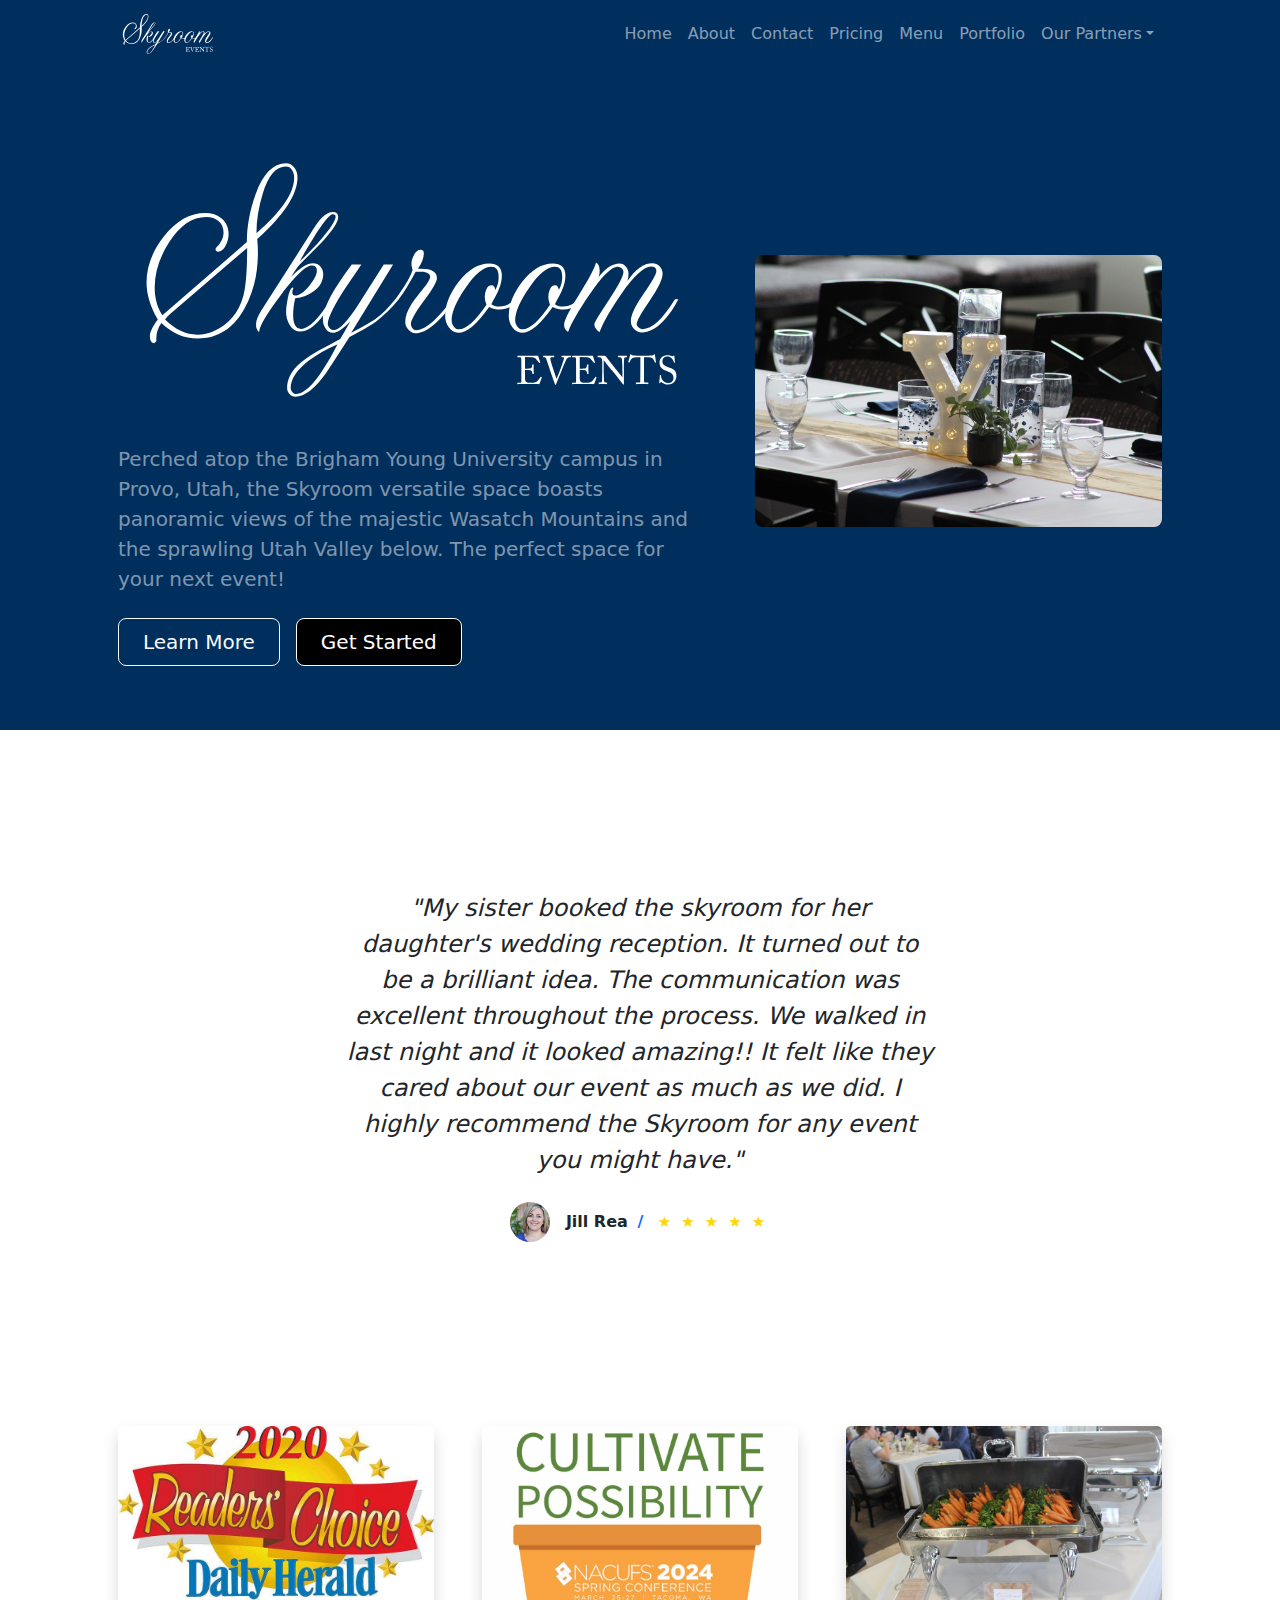
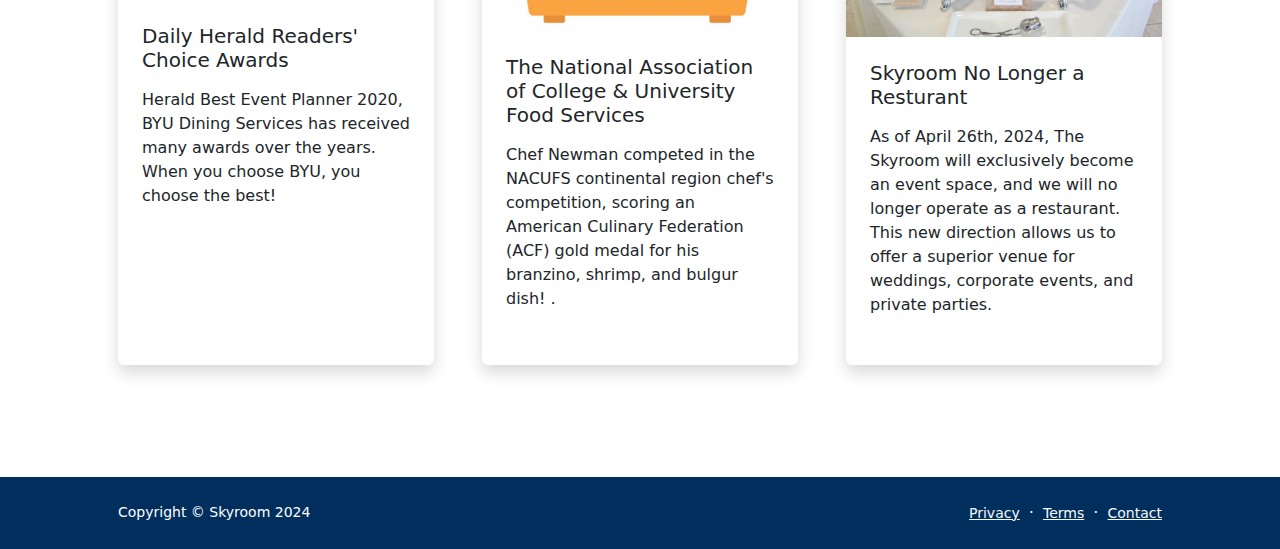
<file: index.html>
<!DOCTYPE html>
<html lang="en">
    <head>
        <meta charset="utf-8" />
        <meta name="viewport" content="width=device-width, initial-scale=1, shrink-to-fit=no" />
        <meta name="description" content="" />
        <meta name="author" content="" />
        <title>Skyroom</title>
        <!-- Favicon-->
        <link rel="icon" type="image/x-icon" href="assets/favicon.ico" />
        <!-- Bootstrap icons-->
        <link href="https://cdn.jsdelivr.net/npm/bootstrap-icons@1.5.0/font/bootstrap-icons.css" rel="stylesheet" />
        <!-- Core theme CSS (includes Bootstrap)-->
        <link href="css/styles.css" rel="stylesheet" />
        <!-- #002E5D BYU COLOR -->
    </head>
    <body class="d-flex flex-column h-100">
        <main class="flex-shrink-0">
            <!-- Navigation-->
            <nav class="navbar navbar-expand-lg navbar-dark bg-dark">
                <div class="container px-5">
                    <a class="navbar-brand" href="index.html">
                        <img src="assets/photos/primary-skyroom-logo-white.svg" alt="Skyroom Events Logo"style="width: 100px; height: auto;">
                        
                    </a>
                    <button class="navbar-toggler" type="button" data-bs-toggle="collapse" data-bs-target="#navbarSupportedContent" aria-controls="navbarSupportedContent" aria-expanded="false" aria-label="Toggle navigation"><span class="navbar-toggler-icon"></span></button>
                    <div class="collapse navbar-collapse" id="navbarSupportedContent">
                        <ul class="navbar-nav ms-auto mb-2 mb-lg-0">
                            <li class="nav-item"><a class="nav-link" href="index.html">Home</a></li>
                            <li class="nav-item"><a class="nav-link" href="about.html">About</a></li>
                            <li class="nav-item"><a class="nav-link" href="contact.html">Contact</a></li>
                            <li class="nav-item"><a class="nav-link" href="pricing.html">Pricing</a></li>
                            <li class="nav-item"><a class="nav-link" href="faq.html">Menu</a></li>
                            <li class="nav-item"><a class="nav-link" href="portfolio-overview.html">Portfolio</a></li>
                            <li class="nav-item dropdown">
                                <a class="nav-link dropdown-toggle" id="navbarDropdownBlog" href="#" role="button" data-bs-toggle="dropdown" aria-expanded="false">Our Partners</a>
                                <ul class="dropdown-menu dropdown-menu-end" aria-labelledby="navbarDropdownBlog">
                                    <li><a class="dropdown-item" href="https://dining.byu.edu/catering-home">BYU Catering</a></li>
                                    <li><a class="dropdown-item" href="https://dining.byu.edu/campus-floral">Campus Floral</a></li>
                                    <li><a class="dropdown-item" href="https://dining.byu.edu/">Dining Services</a></li>
                                </ul>
                            </li>
                        </ul>
                    </div>
                </div>
            </nav>
            <!-- Header-->
            <header class="bg-dark py-5">
                <div class="container px-5">
                    <div class="row gx-5 align-items-center justify-content-center">
                        <div class="col-lg-8 col-xl-7 col-xxl-6">
                            <div class="my-5 text-center text-xl-start">
                                <!-- <h1 class="display-5 fw-bolder text-white mb-2">BYU Skyroom Events</h1> -->
                                <img src="assets/photos/primary-skyroom-logo-white.svg" alt="Primary Skyroom Logo">
                                <p class="lead fw-normal text-white-50 mb-4">Perched atop the Brigham Young University campus in Provo, Utah, the Skyroom versatile space boasts panoramic views of the majestic Wasatch Mountains and the sprawling Utah Valley below. The perfect space for your next event!</p>
                                <div class="d-grid gap-3 d-sm-flex justify-content-sm-center justify-content-xl-start">
                                    <a class="btn btn-outline-light btn-lg px-4" href="about.html">Learn More</a>
                                    <a class="btn btn-primary btn-lg px-4 me-sm-3" href="contact.html">Get Started</a>
                                    
                                </div>
                            </div>
                        </div>
                        <div class="col-xl-5 col-xxl-6 d-none d-xl-block text-center"><img class="img-fluid rounded-3 my-5" src="assets/photos/byu_grad23/byu_ytable.JPG" alt="..." /></div>
                    </div>
                </div>
            </header>
            <!-- Features section-->
            <section class="py-5" id="features">
                <div class="container px-5 my-5">
                    <div class="row gx-5">
                        <!-- <div class="col-lg-4 mb-5 mb-lg-0"><h2 class="fw-bolder mb-0">A better way to start building.</h2></div> -->
                        <div class="col-lg-8">
                            <div class="row gx-5 row-cols-1 row-cols-md-2">
                                
                                <!-- <div class="col mb-5 h-100">
                                    <div class="feature bg-primary bg-gradient text-white rounded-3 mb-3"><i class="bi bi-collection"></i></div>
                                    <h2 class="h5">Featured title</h2>
                                    <p class="mb-0">Paragraph of text beneath the heading to explain the heading. Here is just a bit more text.</p>
                                </div>
                                <div class="col mb-5 h-100">
                                    <div class="feature bg-primary bg-gradient text-white rounded-3 mb-3"><i class="bi bi-building"></i></div>
                                    <h2 class="h5">Featured title</h2>
                                    <p class="mb-0">Paragraph of text beneath the heading to explain the heading. Here is just a bit more text.</p>
                                </div>
                                <div class="col mb-5 mb-md-0 h-100">
                                    <div class="feature bg-primary bg-gradient text-white rounded-3 mb-3"><i class="bi bi-toggles2"></i></div>
                                    <h2 class="h5">Featured title</h2>
                                    <p class="mb-0">Paragraph of text beneath the heading to explain the heading. Here is just a bit more text.</p>
                                </div>
                                <div class="col h-100">
                                    <div class="feature bg-primary bg-gradient text-white rounded-3 mb-3"><i class="bi bi-toggles2"></i></div>
                                    <h2 class="h5">Featured title</h2>
                                    <p class="mb-0">Paragraph of text beneath the heading to explain the heading. Here is just a bit more text.</p>
                                </div> -->
                            </div>
                        </div>
                    </div>
                </div>
            </section>
            <!-- Testimonial section-->
            <div class="py-5" id="features">
                <div class="container px-5 my-5">
                    <div class="row gx-5 justify-content-center">
                        <div class="col-lg-10 col-xl-7">
                            <div class="text-center">
                                <div class="fs-4 mb-4 fst-italic">"My sister booked the skyroom for her daughter's wedding reception. It turned out to be a brilliant idea. The communication was excellent throughout the process. We walked in last night and it looked amazing!! It felt like they cared about our event as much as we did. I highly recommend the Skyroom for any event you might have."</div>
                                <div class="d-flex align-items-center justify-content-center">
                                    <img class="rounded-circle me-3" src="assets/photos/people/women.jpeg" alt="..." width="40px" height="40px" />
                                    <div class="fw-bold">
                                        Jill Rea
                                        <span class="fw-bold text-primary mx-1">/</span>
                                        <div class="stars">
                                            <div class="star">&#9733;</div>
                                            <div class="star">&#9733;</div>
                                            <div class="star">&#9733;</div>
                                            <div class="star">&#9733;</div>
                                            <div class="star">&#9733;</div>
                                        </div>
                                    </div>
                                </div>
                            </div>
                        </div>
                    </div>
                </div>
            </div>
            <!-- Blog preview section-->
            <section class="py-5">
                <div class="container px-5 my-5">
                    <div class="row gx-5 justify-content-center">
                        <div class="col-lg-8 col-xl-6">
                            <div class="text-center">
                                <br><br><br>
                                <!-- <h2 class="fw-bolder">Announcements and Awards</h2>
                                <p class="lead fw-normal text-muted mb-5">Lorem ipsum, dolor sit amet consectetur adipisicing elit. Eaque fugit ratione dicta mollitia. Officiis ad.</p> -->
                            </div>
                        </div>
                    </div>
                    <div class="row gx-5">
                        <div class="col-lg-4 mb-5">
                            <div class="card h-100 shadow border-0">
                                <img class="card-img-top" src="assets/photos/people/new2020.jpeg" alt="..." />
                                <div class="card-body p-4">
                                    <div class="badge bg-primary bg-gradient rounded-pill mb-2"></div>
                                    <a class="text-decoration-none link-dark stretched-link" href="#!"><h5 class="card-title mb-3">Daily Herald Readers' Choice Awards</h5></a>
                                    <p class="card-text mb-0"> Herald Best Event Planner 2020, BYU Dining Services has received many awards over the years. When you choose BYU, you choose the best!


                                    </p>
                                </div>
                                <div class="card-footer p-4 pt-0 bg-transparent border-top-0">
                                    <div class="d-flex align-items-end justify-content-between">
                                        <div class="d-flex align-items-center">
                                            <!-- <img class="rounded-circle me-3" src="https://dummyimage.com/40x40/ced4da/6c757d" alt="..." />
                                             <div class="small">
                                                <div class="fw-bold">Kelly Rowan</div>
                                                <div class="text-muted">March 12, 2023 &middot; 6 min read</div>
                                            </div> --> 
                                        </div>
                                    </div>
                                </div>
                            </div>
                        </div>
                        <div class="col-lg-4 mb-5">
                            <div class="card h-100 shadow border-0">
                                <img class="card-img-top" src="assets/photos/people/nacufs.jpg" alt="..." />
                                <div class="card-body p-4">
                                    <div class="badge bg-primary bg-gradient rounded-pill mb-2"></div>
                                    <a class="text-decoration-none link-dark stretched-link" href="#!"><h5 class="card-title mb-3">The National Association of College & University Food Services</h5></a>
                                    <p class="card-text mb-0">Chef Newman competed in the NACUFS continental region chef's competition, scoring an American Culinary Federation (ACF) gold medal for his branzino, shrimp, and bulgur dish! .</p>
                                </div>
                                <div class="card-footer p-4 pt-0 bg-transparent border-top-0">
                                    <div class="d-flex align-items-end justify-content-between">
                                        <div class="d-flex align-items-center">
                                            <!-- <img class="rounded-circle me-3" src="https://dummyimage.com/40x40/ced4da/6c757d" alt="..." />
                                            <div class="small">
                                                <div class="fw-bold">Josiah Barclay</div>
                                                <div class="text-muted">March 23, 2023 &middot; 4 min read</div>
                                            </div> -->
                                        </div>
                                    </div>
                                </div>
                            </div>
                        </div>
                        <div class="col-lg-4 mb-5">
                            <div class="card h-100 shadow border-0">
                                <img class="card-img-top" src="assets/photos/wedding/Broccolicarrots.jpg" alt="..." />
                                <div class="card-body p-4">
                                    <div class="badge bg-primary bg-gradient rounded-pill mb-2"></div>
                                    <a class="text-decoration-none link-dark stretched-link" href="#!"><h5 class="card-title mb-3">Skyroom No Longer a Resturant</h5></a>
                                    <p class="card-text mb-0">As of April 26th, 2024, The Skyroom will exclusively become an event space, and we will no longer operate as a restaurant. This new direction allows us to offer a superior venue for weddings, corporate events, and private parties.</p>
                                </div>
                                <div class="card-footer p-4 pt-0 bg-transparent border-top-0">
                                    <div class="d-flex align-items-end justify-content-between">
                                        <div class="d-flex align-items-center">
                                            <!-- <img class="rounded-circle me-3" src="https://dummyimage.com/40x40/ced4da/6c757d" alt="..." />
                                            <div class="small">
                                                <div class="fw-bold">Evelyn Martinez</div>
                                                <div class="text-muted">April 2, 2023 &middot; 10 min read</div>
                                            </div> -->
                                        </div>
                                    </div>
                                </div>
                            </div>
                        </div>
                    </div>
                    <!-- Call to action-->
                    <!-- <aside class="bg-primary bg-gradient rounded-3 p-4 p-sm-5 mt-5">
                        <div class="d-flex align-items-center justify-content-between flex-column flex-xl-row text-center text-xl-start">
                            <div class="mb-4 mb-xl-0">
                                <div class="fs-3 fw-bold text-white">New products, delivered to you.</div>
                                <div class="text-white-50">Sign up for our newsletter for the latest updates.</div>
                            </div>
                            <div class="ms-xl-4">
                                <div class="input-group mb-2">
                                    <input class="form-control" type="text" placeholder="Email address..." aria-label="Email address..." aria-describedby="button-newsletter" />
                                    <button class="btn btn-outline-light" id="button-newsletter" type="button">Sign up</button>
                                </div>
                                <div class="small text-white-50">We care about privacy, and will never share your data.</div>
                            </div>
                        </div>
                    </aside> -->
                </div>
            </section>
        </main>
        <!-- Footer-->
        <footer class="bg-dark py-4 mt-auto">
            <div class="container px-5">
                <div class="row align-items-center justify-content-between flex-column flex-sm-row">
                    <div class="col-auto"><div class="small m-0 text-white">Copyright &copy; Skyroom 2024</div></div>
                    <div class="col-auto">
                        <a class="link-light small" href="https://privacy.byu.edu/privacy-notice">Privacy</a>
                        <span class="text-white mx-1">&middot;</span>
                        <a class="link-light small" href="https://infosec.byu.edu/cookie-prefs">Terms</a>
                        <span class="text-white mx-1">&middot;</span>
                        <a class="link-light small" href="contact.html">Contact</a>
                    </div>
                </div>
            </div>
        </footer>
        <!-- Bootstrap core JS-->
        <script src="https://cdn.jsdelivr.net/npm/bootstrap@5.2.3/dist/js/bootstrap.bundle.min.js"></script>
        <!-- Core theme JS-->
        <script src="js/scripts.js"></script>
    </body>
</html>
</file>
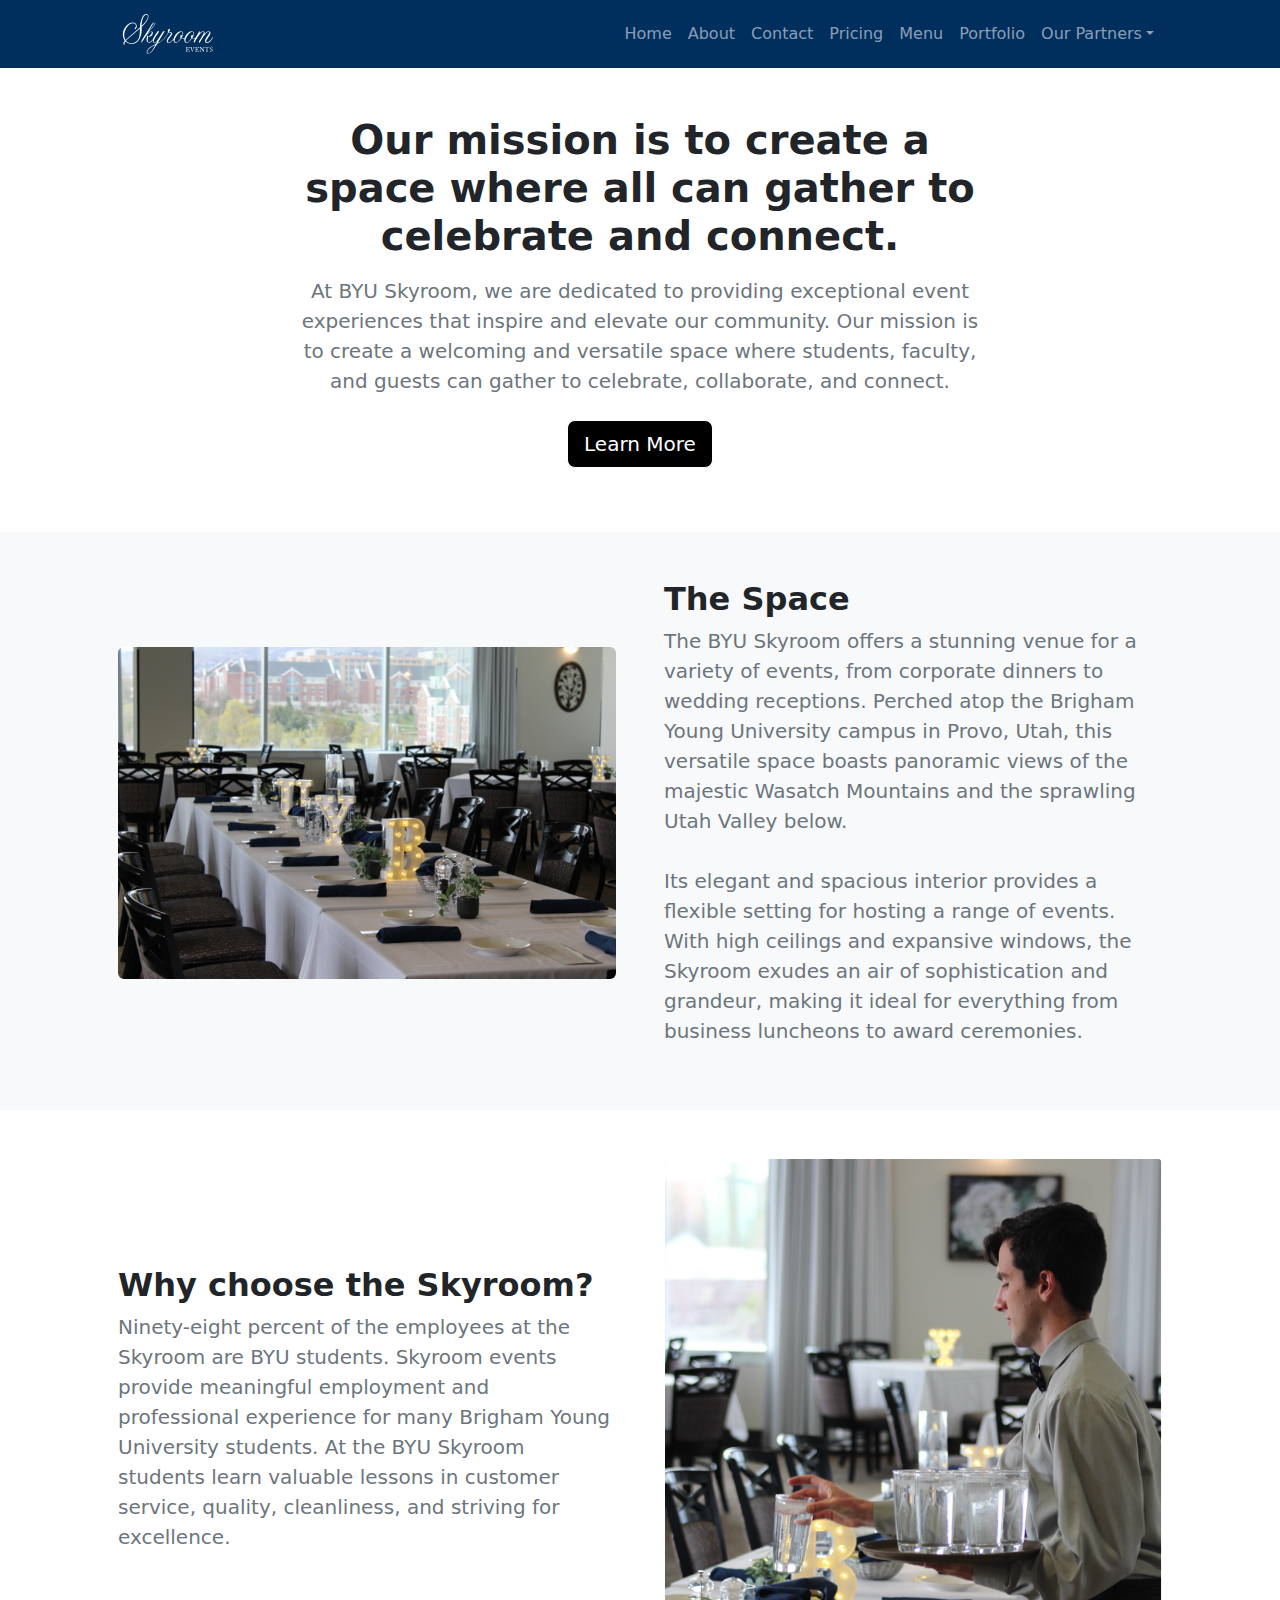
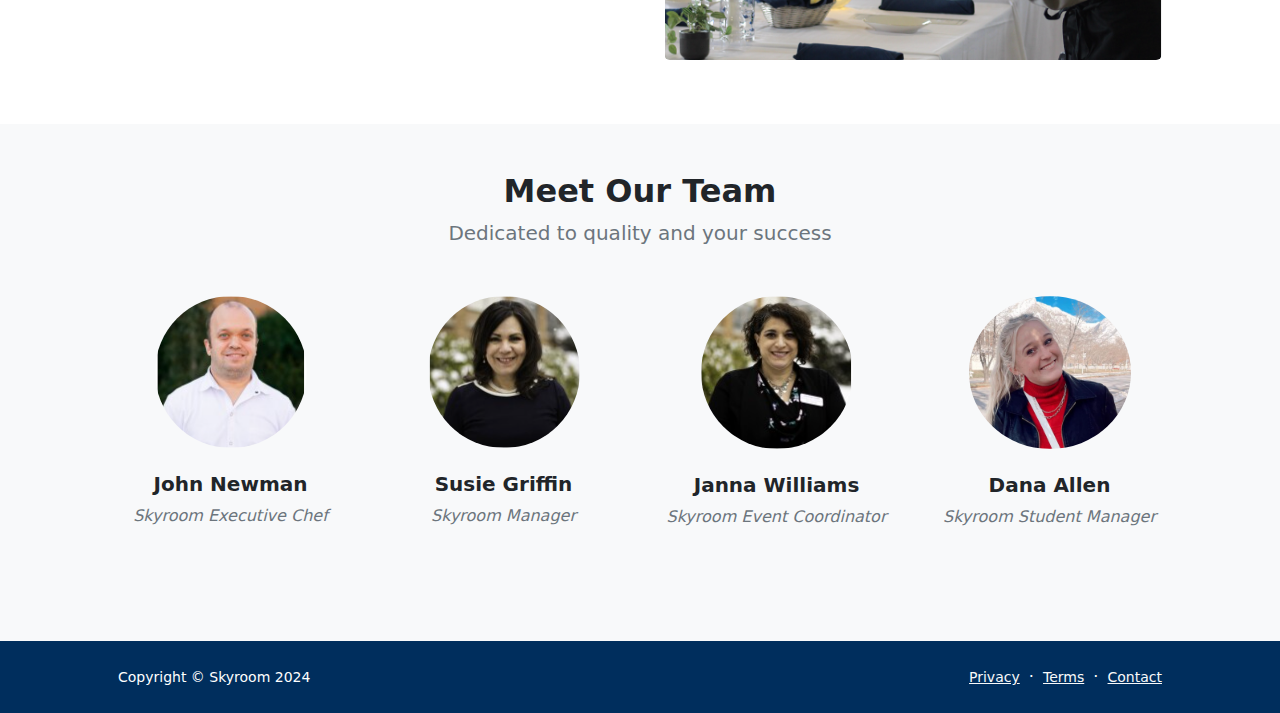
<file: about.html>
<!DOCTYPE html>
<html lang="en">
    <head>
        <meta charset="utf-8" />
        <meta name="viewport" content="width=device-width, initial-scale=1, shrink-to-fit=no" />
        <meta name="description" content="" />
        <meta name="author" content="" />
        <title>Skyroom About</title>
        <!-- Favicon-->
        <link rel="icon" type="image/x-icon" href="assets/favicon.ico" />
        <!-- Bootstrap icons-->
        <link href="https://cdn.jsdelivr.net/npm/bootstrap-icons@1.5.0/font/bootstrap-icons.css" rel="stylesheet" />
        <!-- Core theme CSS (includes Bootstrap)-->
        <link href="css/styles.css" rel="stylesheet" />
    </head>
    <body class="d-flex flex-column">
        <main class="flex-shrink-0">
            <!-- Navigation-->
            <nav class="navbar navbar-expand-lg navbar-dark bg-dark">
                <div class="container px-5">
                    <a class="navbar-brand" href="index.html">
                        <img src="assets/photos/primary-skyroom-logo-white.svg" alt="Skyroom Events Logo"style="width: 100px; height: auto;">
                        
                    </a>
                    <button class="navbar-toggler" type="button" data-bs-toggle="collapse" data-bs-target="#navbarSupportedContent" aria-controls="navbarSupportedContent" aria-expanded="false" aria-label="Toggle navigation"><span class="navbar-toggler-icon"></span></button>
                    <div class="collapse navbar-collapse" id="navbarSupportedContent">
                        <ul class="navbar-nav ms-auto mb-2 mb-lg-0">
                            <li class="nav-item"><a class="nav-link" href="index.html">Home</a></li>
                            <li class="nav-item"><a class="nav-link" href="about.html">About</a></li>
                            <li class="nav-item"><a class="nav-link" href="contact.html">Contact</a></li>
                            <li class="nav-item"><a class="nav-link" href="pricing.html">Pricing</a></li>
                            <li class="nav-item"><a class="nav-link" href="faq.html">Menu</a></li>
                            <li class="nav-item"><a class="nav-link" href="portfolio-overview.html">Portfolio</a></li>
                            <li class="nav-item dropdown">
                                <a class="nav-link dropdown-toggle" id="navbarDropdownBlog" href="#" role="button" data-bs-toggle="dropdown" aria-expanded="false">Our Partners</a>
                                <ul class="dropdown-menu dropdown-menu-end" aria-labelledby="navbarDropdownBlog">
                                    <li><a class="dropdown-item" href="https://dining.byu.edu/catering-home">BYU Catering</a></li>
                                    <li><a class="dropdown-item" href="https://dining.byu.edu/campus-floral">Campus Floral</a></li>
                                    <li><a class="dropdown-item" href="https://dining.byu.edu/">Dining Services</a></li>
                                </ul>
                            </li>
                        </ul>
                    </div>
                </div>
            </nav>
            <!-- Header-->
            <header class="py-5">
                <div class="container px-5">
                    <div class="row justify-content-center">
                        <div class="col-lg-8 col-xxl-6">
                            <div class="text-center my-5">
                                <h1 class="fw-bolder mb-3">Our mission is to create a space where all can gather to celebrate and connect.</h1>
                                <p class="lead fw-normal text-muted mb-4">At BYU Skyroom, we are dedicated to providing exceptional event experiences that inspire and elevate our community. Our mission is to create a welcoming and versatile space where students, faculty, and guests can gather to celebrate, collaborate, and connect. </p>
                                <a class="btn btn-primary btn-lg" href="#scroll-target">Learn More</a>
                            </div>
                        </div>
                    </div>
                </div>
            </header>
            <!-- About section one-->
            <section class="py-5 bg-light" id="scroll-target">
                <div class="container px-5 my-5">
                    <div class="row gx-5 align-items-center">
                        <div class="col-lg-6"><img class="img-fluid rounded mb-5 mb-lg-0" src="assets/photos/byu_grad23/byu_table.JPG" alt="..." /></div>
                        <div class="col-lg-6">
                            <h2 class="fw-bolder">The Space</h2>
                            <p class="lead fw-normal text-muted mb-0">The BYU Skyroom offers a stunning venue for a variety of events, from corporate dinners to wedding receptions. Perched atop the Brigham Young University campus in Provo, Utah, this versatile space boasts panoramic views of the majestic Wasatch Mountains and the sprawling Utah Valley below.
<br><br> Its elegant and spacious interior provides a flexible setting for hosting a range of events. With high ceilings and expansive windows, the Skyroom exudes an air of sophistication and grandeur, making it ideal for everything from business luncheons to award ceremonies. </p>
                        </div>
                    </div>
                </div>
            </section>
            <!-- About section two-->
            <section class="py-5">
                <div class="container px-5 my-5">
                    <div class="row gx-5 align-items-center">
                        <div class="col-lg-6 order-first order-lg-last"><img class="img-fluid rounded mb-5 mb-lg-0" src="assets/photos/byu_grad23/Picture1.png" alt="..." /></div>
                        <div class="col-lg-6">
                            <h2 class="fw-bolder">Why choose the Skyroom?</h2>
                            <p class="lead fw-normal text-muted mb-0">Ninety-eight percent of the employees at the Skyroom are BYU students. Skyroom events provide meaningful employment and professional experience for many Brigham Young University students. At the BYU Skyroom students learn valuable lessons in customer service, quality, cleanliness, and striving for excellence.</p>
                        </div>
                    </div>
                </div>
            </section>
            <!-- Team members section-->
            <section class="py-5 bg-light">
                <div class="container px-5 my-5">
                    <div class="text-center">
                        <h2 class="fw-bolder">Meet Our Team</h2>
                        <p class="lead fw-normal text-muted mb-5">Dedicated to quality and your success</p>
                    </div>
                    <div class="row gx-5 row-cols-1 row-cols-sm-2 row-cols-xl-4 justify-content-center">
                        <div class="col mb-5 mb-5 mb-xl-0">
                            <div class="text-center">
                                <img class="img-fluid rounded-circle mb-4 px-4" src="assets/photos/people/chef.png" alt="..." width="200px" height="200px"/>
                                <h5 class="fw-bolder">John Newman</h5>
                                <div class="fst-italic text-muted">Skyroom Executive Chef</div>
                            </div>
                        </div>
                        <div class="col mb-5 mb-5 mb-xl-0">
                            <div class="text-center">
                                <img class="img-fluid rounded-circle mb-4 px-4" src="assets/photos/people/susie.png" alt="..." width="200px" height="200px"/>
                                <h5 class="fw-bolder">Susie Griffin</h5>
                                <div class="fst-italic text-muted">Skyroom Manager</div>
                            </div>
                        </div>
                        <div class="col mb-5 mb-5 mb-sm-0">
                            <div class="text-center">
                                <img class="img-fluid rounded-circle mb-4 px-4" src="assets/photos/people/janna.png" alt="..." width="200px" height="200px" />
                                <h5 class="fw-bolder">Janna Williams</h5>
                                <div class="fst-italic text-muted">Skyroom Event Coordinator</div>
                            </div>
                        </div>
                        <div class="col mb-5">
                            <div class="text-center">
                                <img class="img-fluid rounded-circle mb-4 px-4" src="assets/photos/people/danna.png" alt="..." width="210px" height="210px" />
                                <h5 class="fw-bolder">Dana Allen</h5>
                                <div class="fst-italic text-muted">Skyroom Student Manager</div>
                            </div>
                        </div>
                    </div>
                </div>
            </section>
        </main>
        <!-- Footer-->
        <footer class="bg-dark py-4 mt-auto">
            <div class="container px-5">
                <div class="row align-items-center justify-content-between flex-column flex-sm-row">
                    <div class="col-auto"><div class="small m-0 text-white">Copyright &copy; Skyroom 2024</div></div>
                    <div class="col-auto">
                        <a class="link-light small" href="https://privacy.byu.edu/privacy-notice">Privacy</a>
                        <span class="text-white mx-1">&middot;</span>
                        <a class="link-light small" href="https://infosec.byu.edu/cookie-prefs">Terms</a>
                        <span class="text-white mx-1">&middot;</span>
                        <a class="link-light small" href="contact.html">Contact</a>
                    </div>
                </div>
            </div>
        </footer>
        <!-- JS-->
        <script src="https://cdn.jsdelivr.net/npm/bootstrap@5.2.3/dist/js/bootstrap.bundle.min.js"></script>
        <!-- Core theme JS-->
        <script src="js/scripts.js"></script>
    </body>
</html>
</file>
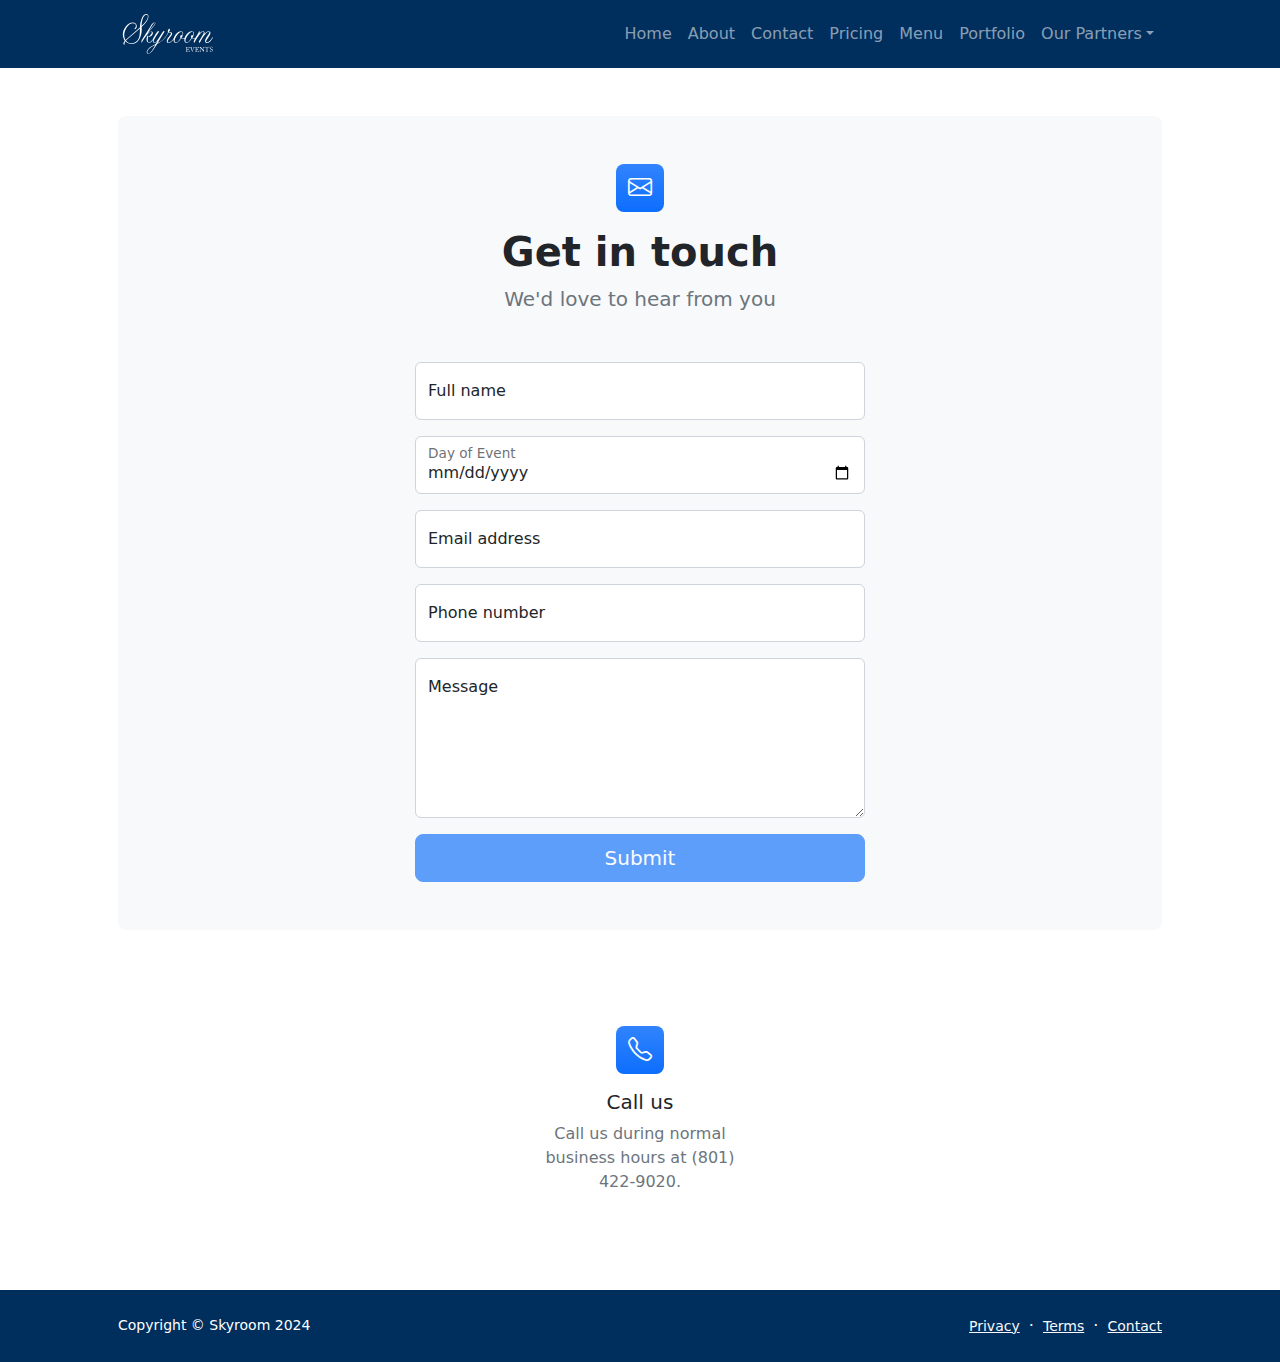
<file: contact.html>
<!DOCTYPE html>
<html lang="en">
    <head>
        <meta charset="utf-8" />
        <meta name="viewport" content="width=device-width, initial-scale=1, shrink-to-fit=no" />
        <meta name="description" content />
        <meta name="author" content />
        <title>Skyroom Contact</title>
        <!-- Favicon-->
        <link rel="icon" type="image/x-icon" href="assets/favicon.ico" />
        <!-- Bootstrap icons-->
        <link href="https://cdn.jsdelivr.net/npm/bootstrap-icons@1.5.0/font/bootstrap-icons.css" rel="stylesheet" />
        <!-- Core theme CSS (includes Bootstrap)-->
        <link href="css/styles.css" rel="stylesheet" />
    </head>
    <body class="d-flex flex-column">
        <main class="flex-shrink-0">
            <!-- Navigation-->
            <nav class="navbar navbar-expand-lg navbar-dark bg-dark">
                <div class="container px-5">
                    <a class="navbar-brand" href="index.html">
                        <img src="assets/photos/primary-skyroom-logo-white.svg" alt="Skyroom Events Logo"style="width: 100px; height: auto;">
                        
                    </a>
                    <button class="navbar-toggler" type="button" data-bs-toggle="collapse" data-bs-target="#navbarSupportedContent" aria-controls="navbarSupportedContent" aria-expanded="false" aria-label="Toggle navigation"><span class="navbar-toggler-icon"></span></button>
                    <div class="collapse navbar-collapse" id="navbarSupportedContent">
                        <ul class="navbar-nav ms-auto mb-2 mb-lg-0">
                            <li class="nav-item"><a class="nav-link" href="index.html">Home</a></li>
                            <li class="nav-item"><a class="nav-link" href="about.html">About</a></li>
                            <li class="nav-item"><a class="nav-link" href="contact.html">Contact</a></li>
                            <li class="nav-item"><a class="nav-link" href="pricing.html">Pricing</a></li>
                            <li class="nav-item"><a class="nav-link" href="faq.html">Menu</a></li>
                            <li class="nav-item"><a class="nav-link" href="portfolio-overview.html">Portfolio</a></li>
                            <li class="nav-item dropdown">
                                <a class="nav-link dropdown-toggle" id="navbarDropdownBlog" href="#" role="button" data-bs-toggle="dropdown" aria-expanded="false">Our Partners</a>
                                <ul class="dropdown-menu dropdown-menu-end" aria-labelledby="navbarDropdownBlog">
                                    <li><a class="dropdown-item" href="https://dining.byu.edu/catering-home">BYU Catering</a></li>
                                    <li><a class="dropdown-item" href="https://dining.byu.edu/campus-floral">Campus Floral</a></li>
                                    <li><a class="dropdown-item" href="https://dining.byu.edu/">Dining Services</a></li>
                                </ul>
                            </li>
                        </ul>
                    </div>
                </div>
            </nav>
            <!-- Page content-->
            <section class="py-5">
                <div class="container px-5">
                    <!-- Contact form-->
                    <div class="bg-light rounded-3 py-5 px-4 px-md-5 mb-5">
                        <div class="text-center mb-5">
                            <div class="feature bg-primary bg-gradient text-white rounded-3 mb-3"><i class="bi bi-envelope"></i></div>
                            <h1 class="fw-bolder">Get in touch</h1>
                            <p class="lead fw-normal text-muted mb-0">We'd love to hear from you</p>
                        </div>
                        <div class="row gx-5 justify-content-center">
                            <div class="col-lg-8 col-xl-6">
                                <!-- * * * * * * * * * * * * * * *-->
                                <!-- * * SB Forms Contact Form * *-->
                                <!-- * * * * * * * * * * * * * * *-->
                                <!-- This form is pre-integrated with SB Forms.-->
                                <!-- To make this form functional, sign up at-->
                                <!-- https://startbootstrap.com/solution/contact-forms-->
                                <!-- to get an API token!-->
                                
                                <form id="contactForm" data-sb-form-api-token="API_TOKEN">
                                    <!-- Name input-->
                                    <div class="form-floating mb-3">
                                        <input class="form-control" id="name" type="text" placeholder="Enter your name..." data-sb-validations="required" />
                                        <label for="name">Full name</label>
                                        <div class="invalid-feedback" data-sb-feedback="name:required">A name is required.</div>
                                    </div>
                                    <!-- Desired day or days of event input-->
                                    <div class="form-floating mb-3">
                                        <input class="form-control" id="event-days" type="date" placeholder="Enter the desired day or days..." data-sb-validations="required" />
                                        <label for="event-days">Day of Event</label>
                                        <div class="invalid-feedback" data-sb-feedback="event-days:required">Please specify the desired day or days of the event.</div>
                                    </div>
                                    <!-- Email address input-->
                                    <div class="form-floating mb-3">
                                        <input class="form-control" id="email" type="email" placeholder="name@example.com" data-sb-validations="required,email" />
                                        <label for="email">Email address</label>
                                        <div class="invalid-feedback" data-sb-feedback="email:required">An email is required.</div>
                                        <div class="invalid-feedback" data-sb-feedback="email:email">Email is not valid.</div>
                                    </div>
                                    <!-- Phone number input-->
                                    <div class="form-floating mb-3">
                                        <input class="form-control" id="phone" type="tel" placeholder="(123) 456-7890" data-sb-validations="required" />
                                        <label for="phone">Phone number</label>
                                        <div class="invalid-feedback" data-sb-feedback="phone:required">A phone number is required.</div>
                                    </div>
                                    <!-- Message input-->
                                    <div class="form-floating mb-3">
                                        <textarea class="form-control" id="message" type="text" placeholder="Enter your message here..." style="height: 10rem" data-sb-validations="required"></textarea>
                                        <label for="message">Message</label>
                                        <div class="invalid-feedback" data-sb-feedback="message:required">A message is required.</div>
                                    </div>
                                    <!-- Submit success message-->
                                    <!---->
                                    <!-- This is what your users will see when the form-->
                                    <!-- has successfully submitted-->
                                    <div class="d-none" id="submitSuccessMessage">
                                        <div class="text-center mb-3">
                                            <div class="fw-bolder">Form submission successful!</div>
                                            To activate this form, sign up at
                                            <br />
                                        </div>
                                    </div>
                                    <!-- Submit error message-->
                                    <!---->
                                    <!-- This is what your users will see when there is-->
                                    <!-- an error submitting the form-->
                                    <div class="d-none" id="submitErrorMessage"><div class="text-center text-danger mb-3">Error sending message!</div></div>
                                    <!-- Submit Button-->
                                    <div class="d-grid"><button class="btn btn-primary btn-lg disabled" id="submitButton" type="submit">Submit</button></div>
                                </form>

                            </div>
                        </div>
                    </div>
                    <!-- Contact cards-->
                    <div class="row gx-5 row-cols-2 row-cols-lg-4 py-5 d-flex justify-content-center">
                        <div class="col text-center">
                            <div class="feature bg-primary bg-gradient text-white rounded-3 mb-3"><i class="bi bi-telephone"></i></div>
                            <div class="h5">Call us</div>
                            <p class="text-muted mb-0">Call us during normal business hours at (801) 422-9020.</p>
                        </div>
                    </div>
                </div>
            </section>
        </main>
        <!-- Footer-->
        <footer class="bg-dark py-4 mt-auto">
            <div class="container px-5">
                <div class="row align-items-center justify-content-between flex-column flex-sm-row">
                    <div class="col-auto"><div class="small m-0 text-white">Copyright &copy; Skyroom 2024</div></div>
                    <div class="col-auto">
                        <a class="link-light small" href="https://privacy.byu.edu/privacy-notice">Privacy</a>
                        <span class="text-white mx-1">&middot;</span>
                        <a class="link-light small" href="https://infosec.byu.edu/cookie-prefs">Terms</a>
                        <span class="text-white mx-1">&middot;</span>
                        <a class="link-light small" href="contact.html">Contact</a>
                    </div>
                </div>
            </div>
        </footer>
        <!-- Bootstrap core JS-->
        <!-- <script src="https://cdn.jsdelivr.net/npm/bootstrap@5.2.3/dist/js/bootstrap.bundle.min.js"></script> -->
        <!-- Core theme JS-->
        <!-- <script src="js/scripts.js"></script> -->
        <!-- * * * * * * * * * * * * * * * * * * * * * * * * * * * * * * * * * * * * * * * *-->
        <!-- * *                               SB Forms JS                               * *-->
        <!-- * * Activate your form at https://startbootstrap.com/solution/contact-forms * *-->
        <!-- * * * * * * * * * * * * * * * * * * * * * * * * * * * * * * * * * * * * * * * *-->
        <!-- <script src="https://cdn.startbootstrap.com/sb-forms-latest.js"></script> -->
    </body>
</html>
</file>
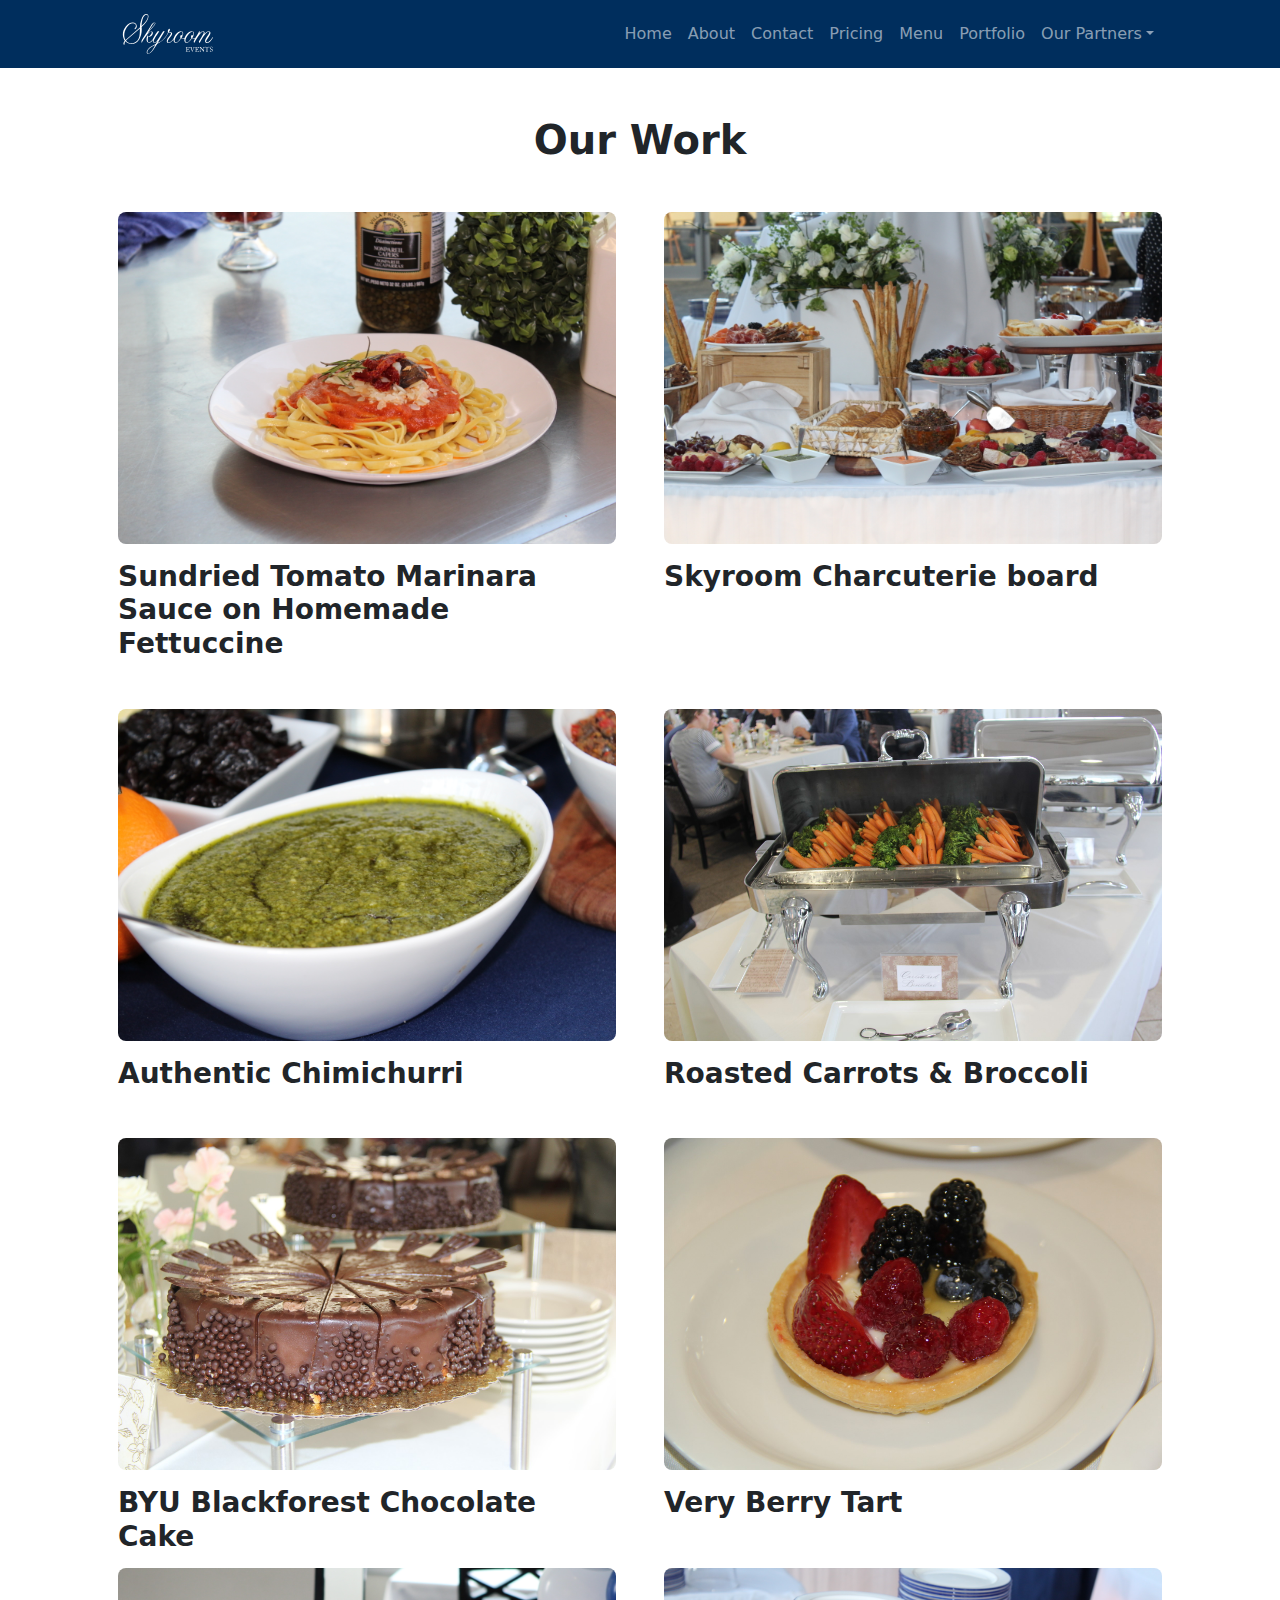
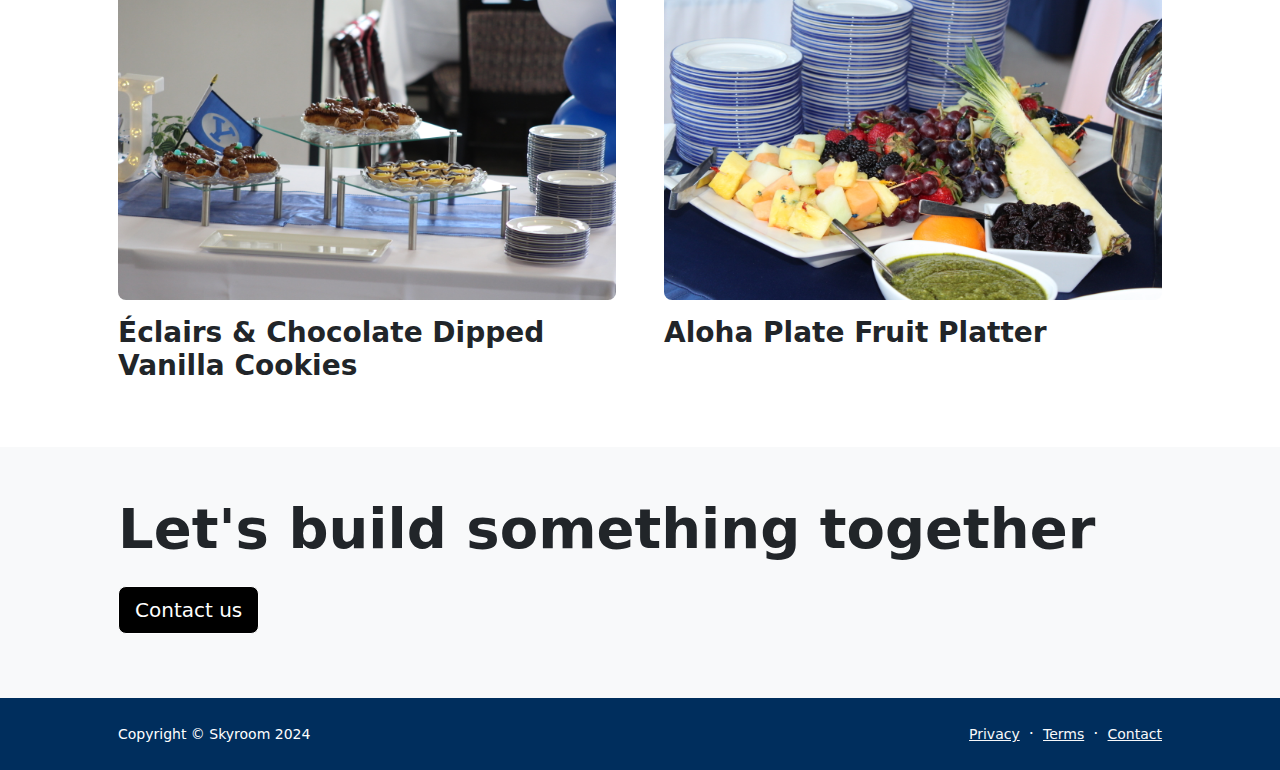
<file: portfolio-overview.html>
<!DOCTYPE html>
<html lang="en">
    <head>
        <meta charset="utf-8" />
        <meta name="viewport" content="width=device-width, initial-scale=1, shrink-to-fit=no" />
        <meta name="description" content="" />
        <meta name="author" content="" />
        <title>Skyroom</title>
        <!-- Favicon-->
        <link rel="icon" type="image/x-icon" href="assets/favicon.ico" />
        <!-- Bootstrap icons-->
        <link href="https://cdn.jsdelivr.net/npm/bootstrap-icons@1.5.0/font/bootstrap-icons.css" rel="stylesheet" />
        <!-- Core theme CSS (includes Bootstrap)-->
        <link href="css/styles.css" rel="stylesheet" />
    </head>
    <body class="d-flex flex-column h-100">
        <main class="flex-shrink-0">
            <!-- Navigation-->
            <nav class="navbar navbar-expand-lg navbar-dark bg-dark">
                <div class="container px-5">
                    <a class="navbar-brand" href="index.html">
                        <img src="assets/photos/primary-skyroom-logo-white.svg" alt="Skyroom Events Logo"style="width: 100px; height: auto;">
                        
                    </a>
                    <button class="navbar-toggler" type="button" data-bs-toggle="collapse" data-bs-target="#navbarSupportedContent" aria-controls="navbarSupportedContent" aria-expanded="false" aria-label="Toggle navigation"><span class="navbar-toggler-icon"></span></button>
                    <div class="collapse navbar-collapse" id="navbarSupportedContent">
                        <ul class="navbar-nav ms-auto mb-2 mb-lg-0">
                            <li class="nav-item"><a class="nav-link" href="index.html">Home</a></li>
                            <li class="nav-item"><a class="nav-link" href="about.html">About</a></li>
                            <li class="nav-item"><a class="nav-link" href="contact.html">Contact</a></li>
                            <li class="nav-item"><a class="nav-link" href="pricing.html">Pricing</a></li>
                            <li class="nav-item"><a class="nav-link" href="faq.html">Menu</a></li>
                            <li class="nav-item"><a class="nav-link" href="portfolio-overview.html">Portfolio</a></li>
                            <li class="nav-item dropdown">
                                <a class="nav-link dropdown-toggle" id="navbarDropdownBlog" href="#" role="button" data-bs-toggle="dropdown" aria-expanded="false">Our Partners</a>
                                <ul class="dropdown-menu dropdown-menu-end" aria-labelledby="navbarDropdownBlog">
                                    <li><a class="dropdown-item" href="https://dining.byu.edu/catering-home">BYU Catering</a></li>
                                    <li><a class="dropdown-item" href="https://dining.byu.edu/campus-floral">Campus Floral</a></li>
                                    <li><a class="dropdown-item" href="https://dining.byu.edu/">Dining Services</a></li>
                                </ul>
                            </li>
                        </ul>
                    </div>
                </div>
            </nav>
            <!-- Page Content-->
            <section class="py-5">
                <div class="container px-5 my-5">
                    <div class="text-center mb-5">
                        <h1 class="fw-bolder">Our Work</h1>
                        
                    </div>
                    <div class="row gx-5">
                        <div class="col-lg-6">
                            <div class="position-relative mb-5">
                                <img class="img-fluid rounded-3 mb-3" src="assets/photos/food_pic/tomato_pasta.JPG" alt="..." />
                                <a class="h3 fw-bolder text-decoration-none link-dark stretched-link" href="#!">Sundried Tomato Marinara Sauce on Homemade Fettuccine</a>
                            </div>
                        </div>
                        <div class="col-lg-6">
                            <div class="position-relative mb-5">
                                <img class="img-fluid rounded-3 mb-3" src="assets/photos/food_pic/cheese_bread_fruit.JPG" alt="..." />
                                <a class="h3 fw-bolder text-decoration-none link-dark stretched-link" href="#!">Skyroom Charcuterie board</a>
                            </div>
                        </div>
                        <div class="col-lg-6">
                            <div class="position-relative mb-5 mb-lg-0">
                                <img class="img-fluid rounded-3 mb-3" src="assets/photos/food_pic/chimcurri_sauce.JPG" alt="..." />
                                <a class="h3 fw-bolder text-decoration-none link-dark stretched-link" href="#!">Authentic Chimichurri</a>
                            </div>
                        </div>
                        <div class="col-lg-6">
                            <div class="position-relative mb-5">
                                <img class="img-fluid rounded-3 mb-3" src="assets/photos/wedding/Broccolicarrots.jpg" alt="..." />
                                <a class="h3 fw-bolder text-decoration-none link-dark stretched-link" href="#!">Roasted Carrots & Broccoli</a>
                            </div>
                        </div>
                        <div class="col-lg-6">
                            <div class="position-relative mb-5 mb-lg-0">
                                <img class="img-fluid rounded-3 mb-3" src="assets/photos/wedding/choclate_cake.jpg" alt="..." />
                                <a class="h3 fw-bolder text-decoration-none link-dark stretched-link" href="#!">BYU Blackforest Chocolate Cake</a>
                            </div>
                        </div><div class="col-lg-6">
                            <div class="position-relative mb-5">
                                <img class="img-fluid rounded-3 mb-3" src="assets/photos/wedding/fruittart.jpg" alt="..." />
                                <a class="h3 fw-bolder text-decoration-none link-dark stretched-link" href="#!">Very Berry Tart</a>
                            </div>
                        </div>
                        <div class="col-lg-6">
                            <div class="position-relative mb-5 mb-lg-0">
                                <img class="img-fluid rounded-3 mb-3" src="assets/photos/byu_grad23/byu_dessert.JPG" alt="..." />
                                <a class="h3 fw-bolder text-decoration-none link-dark stretched-link" href="#!">Éclairs & Chocolate Dipped Vanilla Cookies</a>
                            </div>
                        </div>
                        <div class="col-lg-6">
                            <div class="position-relative">
                                <img class="img-fluid rounded-3 mb-3" src="assets/photos/food_pic/fruit_plate.JPG" alt="..." />
                                <a class="h3 fw-bolder text-decoration-none link-dark stretched-link" href="#!">Aloha Plate Fruit Platter</a>
                            </div>
                        </div>
                    </div>
                </div>
            </section>
            <section class="py-5 bg-light">
                <div class="container px-5 my-5">
                    <h2 class="display-4 fw-bolder mb-4">Let's build something together</h2>
                    <a class="btn btn-lg btn-primary" href="contact.html">Contact us</a>
                </div>
            </section>
        </main>
        <!-- Footer-->
        <footer class="bg-dark py-4 mt-auto">
            <div class="container px-5">
                <div class="row align-items-center justify-content-between flex-column flex-sm-row">
                    <div class="col-auto"><div class="small m-0 text-white">Copyright &copy; Skyroom 2024</div></div>
                    <div class="col-auto">
                        <a class="link-light small" href="https://privacy.byu.edu/privacy-notice">Privacy</a>
                        <span class="text-white mx-1">&middot;</span>
                        <a class="link-light small" href="https://infosec.byu.edu/cookie-prefs">Terms</a>
                        <span class="text-white mx-1">&middot;</span>
                        <a class="link-light small" href="contact.html">Contact</a>
                    </div>
                </div>
            </div>
        </footer>
        <!-- Bootstrap core JS-->
        <script src="https://cdn.jsdelivr.net/npm/bootstrap@5.2.3/dist/js/bootstrap.bundle.min.js"></script>
        <!-- Core theme JS-->
        <script src="js/scripts.js"></script>
    </body>
</html>
</file>
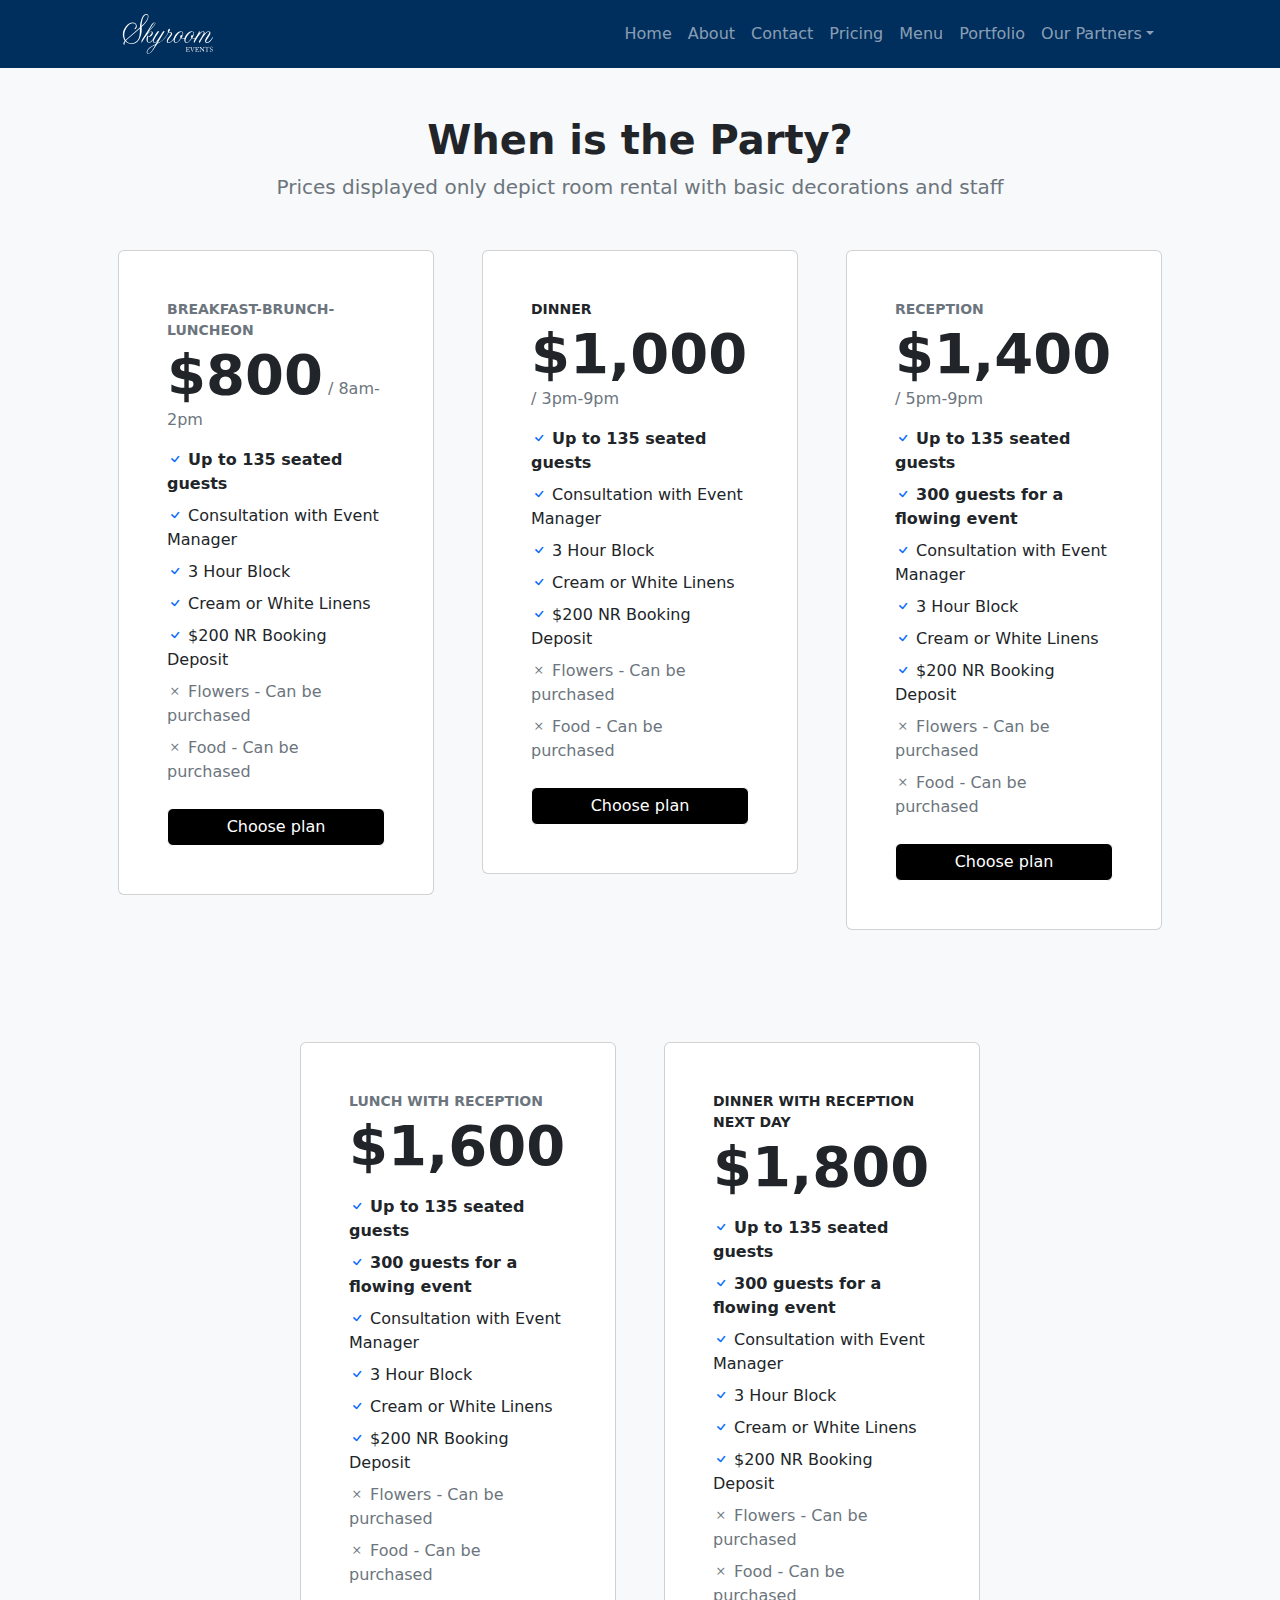
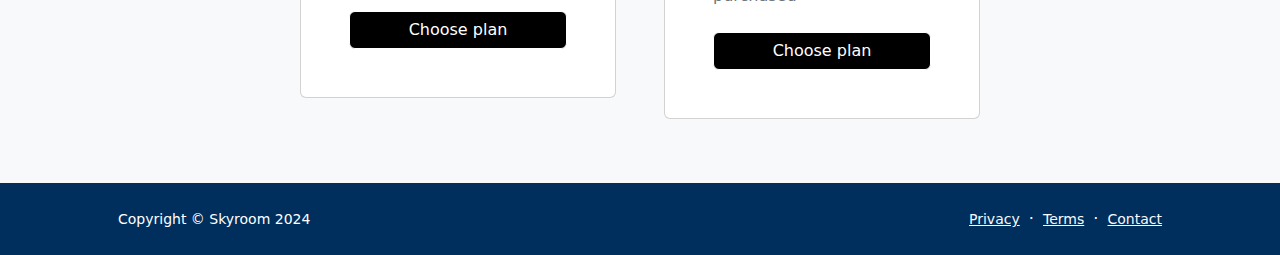
<file: pricing.html>
<!DOCTYPE html>
<html lang="en">
    <head>
        <meta charset="utf-8" />
        <meta name="viewport" content="width=device-width, initial-scale=1, shrink-to-fit=no" />
        <meta name="description" content="" />
        <meta name="author" content="" />
        <title>Skyroom Pricing</title>
        <!-- Favicon-->
        <link rel="icon" type="image/x-icon" href="assets/favicon.ico" />
        <!-- Bootstrap icons-->
        <link href="https://cdn.jsdelivr.net/npm/bootstrap-icons@1.5.0/font/bootstrap-icons.css" rel="stylesheet" />
        <!-- Core theme CSS (includes Bootstrap)-->
        <link href="css/styles.css" rel="stylesheet" />
    </head>
    <body class="d-flex flex-column">
        <main class="flex-shrink-0">
            <!-- Navigation-->
            <nav class="navbar navbar-expand-lg navbar-dark bg-dark">
                <div class="container px-5">
                    <a class="navbar-brand" href="index.html">
                        <img src="assets/photos/primary-skyroom-logo-white.svg" alt="Skyroom Events Logo"style="width: 100px; height: auto;">
                        
                    </a>
                    <button class="navbar-toggler" type="button" data-bs-toggle="collapse" data-bs-target="#navbarSupportedContent" aria-controls="navbarSupportedContent" aria-expanded="false" aria-label="Toggle navigation"><span class="navbar-toggler-icon"></span></button>
                    <div class="collapse navbar-collapse" id="navbarSupportedContent">
                        <ul class="navbar-nav ms-auto mb-2 mb-lg-0">
                            <li class="nav-item"><a class="nav-link" href="index.html">Home</a></li>
                            <li class="nav-item"><a class="nav-link" href="about.html">About</a></li>
                            <li class="nav-item"><a class="nav-link" href="contact.html">Contact</a></li>
                            <li class="nav-item"><a class="nav-link" href="pricing.html">Pricing</a></li>
                            <li class="nav-item"><a class="nav-link" href="faq.html">Menu</a></li>
                            <li class="nav-item"><a class="nav-link" href="portfolio-overview.html">Portfolio</a></li>
                            <li class="nav-item dropdown">
                                <a class="nav-link dropdown-toggle" id="navbarDropdownBlog" href="#" role="button" data-bs-toggle="dropdown" aria-expanded="false">Our Partners</a>
                                <ul class="dropdown-menu dropdown-menu-end" aria-labelledby="navbarDropdownBlog">
                                    <li><a class="dropdown-item" href="https://dining.byu.edu/catering-home">BYU Catering</a></li>
                                    <li><a class="dropdown-item" href="https://dining.byu.edu/campus-floral">Campus Floral</a></li>
                                    <li><a class="dropdown-item" href="https://dining.byu.edu/">Dining Services</a></li>
                                </ul>
                            </li>
                        </ul>
                    </div>
                </div>
            </nav>
            <!-- Pricing section-->
            <section class="bg-light py-5">
                <div class="container px-5 my-5">
                    <div class="text-center mb-5">
                        <h1 class="fw-bolder">When is the Party?</h1>
                        <p class="lead fw-normal text-muted mb-0">Prices displayed only depict room rental with basic decorations and staff</p>
                    </div>
                    <div class="row gx-5 justify-content-center">
                        <!-- Pricing card free-->
                        <div class="col-lg-6 col-xl-4">
                            <div class="card mb-5 mb-xl-0">
                                <div class="card-body p-5">
                                    <div class="small text-uppercase fw-bold text-muted">Breakfast-Brunch-Luncheon</div>
                                    <div class="mb-3">
                                        <span class="display-4 fw-bold">$800</span>
                                        <span class="text-muted">/ 8am-2pm </span>
                                    </div>
                                    <ul class="list-unstyled mb-4">
                                        <li class="mb-2">
                                            <i class="bi bi-check text-primary"></i>
                                            <strong>Up to 135 seated guests</strong>
                                        </li>
                                        <li class="mb-2">
                                            <i class="bi bi-check text-primary"></i>
                                            Consultation with Event Manager
                                        </li>
                                        <li class="mb-2">
                                            <i class="bi bi-check text-primary"></i>
                                            3 Hour Block
                                        </li>
                                        <li class="mb-2">
                                            <i class="bi bi-check text-primary"></i>
                                            Cream or White Linens
                                        </li>
                                        <li class="mb-2">
                                            <i class="bi bi-check text-primary"></i>
                                            $200 NR Booking Deposit
                                        </li>
                                        <li class="mb-2 text-muted">
                                            <i class="bi bi-x"></i>
                                            Flowers - Can be purchased
                                        </li>
                                        <li class="mb-2 text-muted">
                                            <i class="bi bi-x"></i>
                                            Food - Can be purchased
                                        </li>
                                        
                                    </ul>
                                    <div class="d-grid"><a class="btn btn-primary" href="contact.html">Choose plan</a></div>
                                    <!-- <div class="d-grid"><a class="btn btn-outline-primary" href="#!">Choose plan</a></div> -->
                                </div>
                            </div>
                        </div>
                        <!-- Pricing card pro-->
                        <div class="col-lg-6 col-xl-4">
                            <div class="card mb-5 mb-xl-0">
                                <div class="card-body p-5">
                                    <div class="small text-uppercase fw-bold">
                                        <i class="small text-uppercase fw-bold text-muted"></i>
                                        Dinner 
                                    </div>
                                    <div class="mb-3">
                                        <span class="display-4 fw-bold">$1,000</span>
                                        <span class="text-muted">/ 3pm-9pm</span>
                                    </div>
                                    <ul class="list-unstyled mb-4">
                                        <li class="mb-2">
                                            <i class="bi bi-check text-primary"></i>
                                            <strong>Up to 135 seated guests</strong>
                                        </li>
                                        <li class="mb-2">
                                            <i class="bi bi-check text-primary"></i>
                                            Consultation with Event Manager
                                        </li>
                                        <li class="mb-2">
                                            <i class="bi bi-check text-primary"></i>
                                            3 Hour Block
                                        </li>
                                        <li class="mb-2">
                                            <i class="bi bi-check text-primary"></i>
                                            Cream or White Linens
                                        </li>
                                        <li class="mb-2">
                                            <i class="bi bi-check text-primary"></i>
                                            $200 NR Booking Deposit
                                        </li>
                                        <li class="mb-2 text-muted">
                                            <i class="bi bi-x"></i>
                                            Flowers - Can be purchased
                                        </li>
                                        <li class="mb-2 text-muted">
                                            <i class="bi bi-x"></i>
                                            Food - Can be purchased
                                        </li>
                                        
                                    </ul>
                                    <div class="d-grid"><a class="btn btn-primary" href="contact.html">Choose plan</a></div>
                                </div>
                            </div>
                        </div>
                        <!-- Pricing card enterprise-->
                        <div class="col-lg-6 col-xl-4">
                            <div class="card">
                                <div class="card-body p-5">
                                    <div class="small text-uppercase fw-bold text-muted">Reception</div>
                                    <div class="mb-3">
                                        <span class="display-4 fw-bold">$1,400</span>
                                        <span class="text-muted">/ 5pm-9pm</span>
                                    </div>
                                    <ul class="list-unstyled mb-4">
                                        <li class="mb-2">
                                            <i class="bi bi-check text-primary"></i>
                                            <strong>Up to 135 seated guests</strong>
                                        </li>
                                        <li class="mb-2">
                                            <i class="bi bi-check text-primary"></i>
                                            <strong>300 guests for a flowing event</strong>
                                        </li>
                                        <li class="mb-2">
                                            <i class="bi bi-check text-primary"></i>
                                            Consultation with Event Manager
                                        </li>
                                        <li class="mb-2">
                                            <i class="bi bi-check text-primary"></i>
                                            3 Hour Block
                                        </li>
                                        <li class="mb-2">
                                            <i class="bi bi-check text-primary"></i>
                                            Cream or White Linens
                                        </li>
                                        <li class="mb-2">
                                            <i class="bi bi-check text-primary"></i>
                                            $200 NR Booking Deposit
                                        </li>
                                        <li class="mb-2 text-muted">
                                            <i class="bi bi-x"></i>
                                            Flowers - Can be purchased
                                        </li>
                                        <li class="mb-2 text-muted">
                                            <i class="bi bi-x"></i>
                                            Food - Can be purchased
                                        </li>
                                        
                                    </ul>
                                    <div class="d-grid"><a class="btn btn-primary" href="contact.html">Choose plan</a></div>
                                </div>
                            </div>
                        </div>
                    </div>
                </div>
            </section>
        </main>
         <!-- Pricing section-->
         <section class="bg-light py-5">
            <div class="container px-5 my-5">
                
                <div class="row gx-5 justify-content-center">
                    <!-- Pricing card free-->
                    <div class="col-lg-6 col-xl-4">
                        <div class="card mb-5 mb-xl-0">
                            <div class="card-body p-5">
                                <div class="small text-uppercase fw-bold text-muted">Lunch with Reception</div>
                                <div class="mb-3">
                                    <span class="display-4 fw-bold">$1,600</span>
                                    <span class="text-muted"></span>
                                </div>
                                <ul class="list-unstyled mb-4">
                                    <li class="mb-2">
                                        <i class="bi bi-check text-primary"></i>
                                        <strong>Up to 135 seated guests</strong>
                                    </li>
                                    <li class="mb-2">
                                        <i class="bi bi-check text-primary"></i>
                                        <strong>300 guests for a flowing event</strong>
                                    </li>
                                    <li class="mb-2">
                                        <i class="bi bi-check text-primary"></i>
                                        Consultation with Event Manager
                                    </li>
                                    <li class="mb-2">
                                        <i class="bi bi-check text-primary"></i>
                                        3 Hour Block
                                    </li>
                                    <li class="mb-2">
                                        <i class="bi bi-check text-primary"></i>
                                        Cream or White Linens
                                    </li>
                                    <li class="mb-2">
                                        <i class="bi bi-check text-primary"></i>
                                        $200 NR Booking Deposit
                                    </li>
                                    <li class="mb-2 text-muted">
                                        <i class="bi bi-x"></i>
                                        Flowers - Can be purchased
                                    </li>
                                    <li class="mb-2 text-muted">
                                        <i class="bi bi-x"></i>
                                        Food - Can be purchased
                                    </li>
                                    
                                </ul>
                                <div class="d-grid"><a class="btn btn-primary" href="contact.html">Choose plan</a></div>
                            </div>
                        </div>
                    </div>
                    <!-- Pricing card pro-->
                    <div class="col-lg-6 col-xl-4">
                        <div class="card mb-5 mb-xl-0">
                            <div class="card-body p-5">
                                <div class="small text-uppercase fw-bold">
                                    <i class="small text-uppercase fw-bold text-muted"></i>
                                    Dinner with Reception next day
                                </div>
                                <div class="mb-3">
                                    <span class="display-4 fw-bold">$1,800</span>
                                    <span class="text-muted"></span>
                                </div>
                                <ul class="list-unstyled mb-4">
                                    <li class="mb-2">
                                        <i class="bi bi-check text-primary"></i>
                                        <strong>Up to 135 seated guests</strong>
                                    </li>
                                    <li class="mb-2">
                                        <i class="bi bi-check text-primary"></i>
                                        <strong>300 guests for a flowing event</strong>
                                    </li>
                                    <li class="mb-2">
                                        <i class="bi bi-check text-primary"></i>
                                        Consultation with Event Manager
                                    </li>
                                    <li class="mb-2">
                                        <i class="bi bi-check text-primary"></i>
                                        3 Hour Block
                                    </li>
                                    <li class="mb-2">
                                        <i class="bi bi-check text-primary"></i>
                                        Cream or White Linens
                                    </li>
                                    <li class="mb-2">
                                        <i class="bi bi-check text-primary"></i>
                                        $200 NR Booking Deposit
                                    </li>
                                    <li class="mb-2 text-muted">
                                        <i class="bi bi-x"></i>
                                        Flowers - Can be purchased
                                    </li>
                                    <li class="mb-2 text-muted">
                                        <i class="bi bi-x"></i>
                                        Food - Can be purchased
                                    </li>
                                   
                                </ul>
                                <div class="d-grid"><a class="btn btn-primary" href="contact.html">Choose plan</a></div>
                            </div>
                        </div>
                    </div>
                    <!-- Pricing card enterprise-->
                    
                </div>
            </div>
        </section>
    </main>
        <!-- Footer-->
        <footer class="bg-dark py-4 mt-auto">
            <div class="container px-5">
                <div class="row align-items-center justify-content-between flex-column flex-sm-row">
                    <div class="col-auto"><div class="small m-0 text-white">Copyright &copy; Skyroom 2024</div></div>
                    <div class="col-auto">
                        <a class="link-light small" href="https://privacy.byu.edu/privacy-notice">Privacy</a>
                        <span class="text-white mx-1">&middot;</span>
                        <a class="link-light small" href="https://infosec.byu.edu/cookie-prefs">Terms</a>
                        <span class="text-white mx-1">&middot;</span>
                        <a class="link-light small" href="contact.html">Contact</a>
                    </div>
                </div>
            </div>
        </footer>
        <!-- Bootstrap core JS-->
        <script src="https://cdn.jsdelivr.net/npm/bootstrap@5.2.3/dist/js/bootstrap.bundle.min.js"></script>
        <!-- Core theme JS-->
        <script src="js/scripts.js"></script>
    </body>
</html>
</file>
